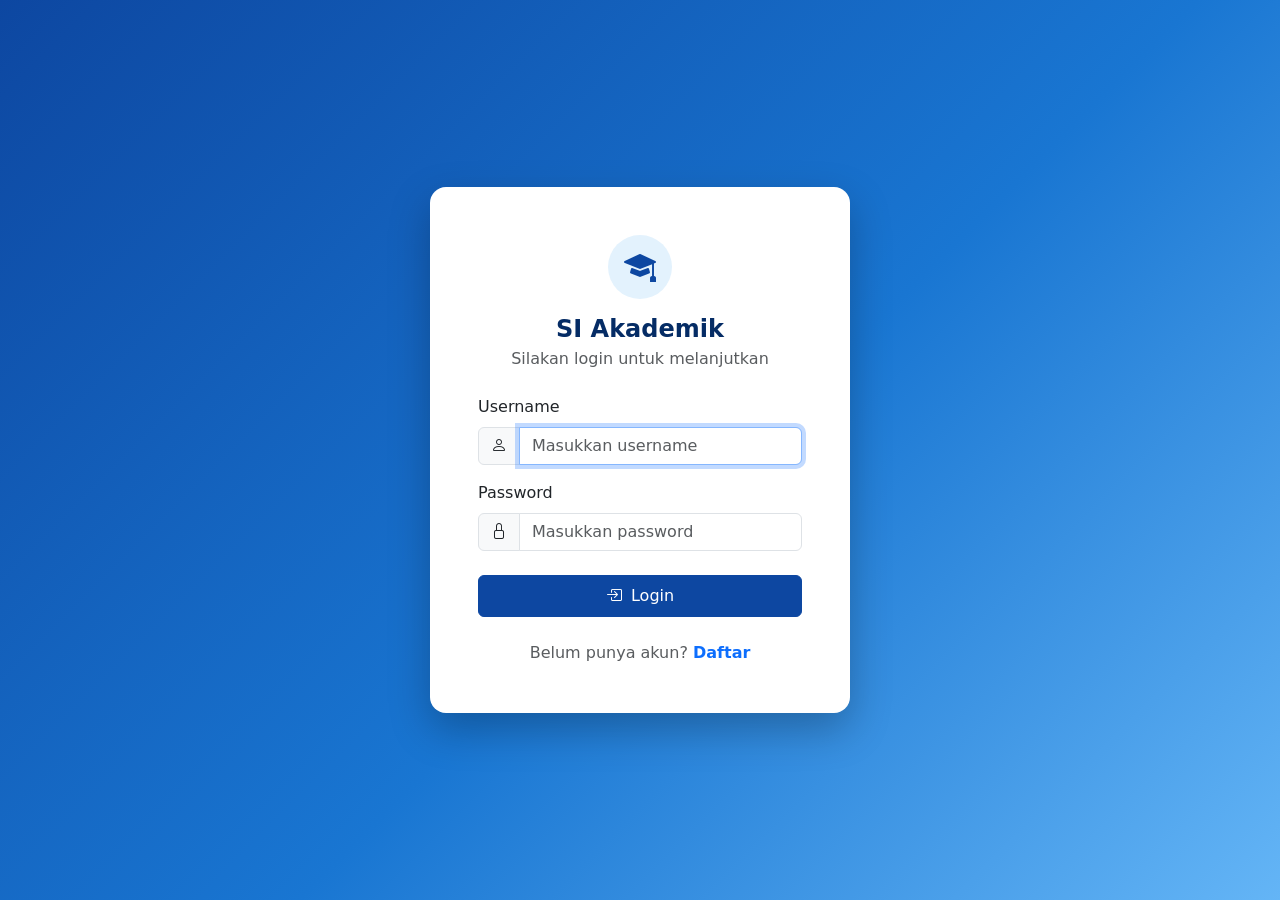
<file: Acara29/public/views/dashboard.html>
<!DOCTYPE html>
<html lang="id">
<head>
    <meta charset="UTF-8">
    <meta name="viewport" content="width=device-width, initial-scale=1.0">
    <title>Dashboard | SI Akademik</title>
    <link rel="preconnect" href="https://fonts.googleapis.com">
    <link rel="preconnect" href="https://fonts.gstatic.com" crossorigin>
    <link href="https://fonts.googleapis.com/css2?family=Bricolage+Grotesque:opsz,wght@12..96,500;12..96,700&family=Figtree:wght@400;500;600&display=swap" rel="stylesheet">
    <link href="https://cdn.jsdelivr.net/npm/bootstrap@5.3.3/dist/css/bootstrap.min.css" rel="stylesheet">
    <link href="https://cdn.jsdelivr.net/npm/bootstrap-icons@1.11.3/font/bootstrap-icons.min.css" rel="stylesheet">
    <style>
        :root {
            --navy: #0B2A6F;
            --blue: #1D4ED8;
            --sky: #E6EEFF;
            --paper: #F5F8FF;
            --ink: #0F1B3D;
            --muted: #5B6B8C;
            --amber: #F5B301;
            --line: #DCE5F7;
        }
        body { font-family: 'Figtree', system-ui, sans-serif; color: var(--ink); background: var(--paper); }
        h1, .stat-num { font-family: 'Bricolage Grotesque', 'Figtree', sans-serif; }

        /* ---------- Bilah atas ---------- */
        .topbar { background: var(--navy); color: #fff; padding: .8rem 0; }
        .brand-name { font-weight: 600; font-size: 1.1rem; }
        .mark { width: 22px; height: 22px; background: var(--amber); border-radius: 6px 6px 6px 0; display: inline-block; }
        .user-chip { display: flex; align-items: center; gap: .6rem; }
        .user-meta { display: flex; flex-direction: column; line-height: 1.2; font-size: .9rem; font-weight: 500; }
        .role-pill { font-size: .72rem; font-weight: 600; text-transform: capitalize; color: #BFD2FF; }
        .avatar {
            width: 36px; height: 36px; border-radius: 50%;
            display: inline-flex; align-items: center; justify-content: center;
            background: var(--amber); color: var(--navy); font-weight: 700;
        }
        .avatar-sm { width: 30px; height: 30px; font-size: .85rem; background: var(--sky); color: var(--blue); flex-shrink: 0; }
        .btn-logout { border: 1.5px solid rgba(255,255,255,.4); color: #fff; border-radius: .6rem; padding: .35rem .9rem; font-weight: 500; }
        .btn-logout:hover { background: #fff; color: var(--navy); }

        /* ---------- Judul halaman ---------- */
        .page-head { padding: 2rem 0 1.25rem; }
        .page-head h1 { font-size: clamp(1.7rem, 3vw, 2.3rem); font-weight: 700; margin: 0; }
        .page-head p { color: var(--muted); margin: .25rem 0 0; }

        /* ---------- Strip statistik ---------- */
        .stats { display: grid; grid-template-columns: repeat(3, 1fr); background: #fff; border: 1px solid var(--line); border-radius: 1rem; margin-bottom: 1.5rem; overflow: hidden; }
        .stat { padding: 1.4rem 1.6rem; }
        .stat + .stat { border-left: 1px solid var(--line); }
        .stat-num { font-size: 2.4rem; font-weight: 700; line-height: 1; color: var(--navy); text-transform: capitalize; }
        .stat-label { color: var(--muted); margin-top: .5rem; font-size: .95rem; }

        /* ---------- Tabel ---------- */
        .panel-tabel { background: #fff; border: 1px solid var(--line); border-radius: 1rem; overflow: hidden; margin-bottom: 3rem; }
        .toolbar { display: flex; gap: 1rem; flex-wrap: wrap; align-items: center; justify-content: space-between; padding: 1rem 1.25rem; border-bottom: 1px solid var(--line); }
        .cari { position: relative; flex: 1 1 260px; max-width: 360px; }
        .cari i { position: absolute; left: .9rem; top: 50%; transform: translateY(-50%); color: var(--muted); }
        .cari input { padding-left: 2.5rem; border: 1.5px solid var(--line); border-radius: .7rem; background: var(--paper); }
        .form-control:focus, .form-select:focus { border-color: var(--blue); box-shadow: 0 0 0 .25rem rgba(29,78,216,.15); }

        .btn-biru { background: var(--navy); border: 0; color: #fff; border-radius: .7rem; font-weight: 600; padding: .55rem 1.1rem; }
        .btn-biru:hover { background: var(--blue); color: #fff; }

        .tabel { margin: 0; }
        .tabel thead th { background: var(--sky); color: var(--navy); font-weight: 600; font-size: .9rem; border: 0; padding: .85rem 1rem; white-space: nowrap; }
        .tabel tbody td { padding: .85rem 1rem; border-color: var(--line); vertical-align: middle; }
        .tabel tbody tr:hover { background: #F0F5FF; }
        .tabel .nim { font-variant-numeric: tabular-nums; font-weight: 600; color: var(--navy); }

        .pill { display: inline-block; padding: .22rem .7rem; border-radius: 999px; font-size: .78rem; font-weight: 600; text-transform: capitalize; }
        .pill-aktif { background: #DCFCE7; color: #166534; }
        .pill-cuti { background: #FEF3C7; color: #92400E; }
        .pill-lulus { background: #DBEAFE; color: #1E40AF; }

        .btn-ubah, .btn-hapus { border-radius: .55rem; font-weight: 500; }
        #kosong-cari { padding: 2rem; text-align: center; color: var(--muted); }

        /* ---------- Foto ---------- */
        .foto-mhs { width: 36px; height: 36px; border-radius: 50%; object-fit: cover; flex-shrink: 0; }

        @media (max-width: 720px) {
            .stats { grid-template-columns: 1fr; }
            .stat + .stat { border-left: 0; border-top: 1px solid var(--line); }
            .user-meta { display: none; }
        }
    </style>
</head>
<body>
    <!-- Lindungi view: tanpa token kembali ke login -->
    <script>
        if (!localStorage.getItem('token')) {
            window.location.href = 'login.html';
        }
    </script>

    <header class="topbar">
        <div class="container d-flex align-items-center justify-content-between">
            <div class="d-flex align-items-center gap-2">
                <span class="mark"></span><span class="brand-name">SI Akademik</span>
            </div>
            <div class="d-flex align-items-center gap-3">
                <div class="user-chip">
                    <span class="avatar" id="avatar-user">A</span>
                    <span class="user-meta">
                        <span id="nama-user">-</span>
                        <span id="badge-role" class="role-pill">-</span>
                    </span>
                </div>
                <!-- TUGAS MANDIRI 1: tombol Logout -->
                <button id="btn-logout" class="btn btn-logout">
                    <i class="bi bi-box-arrow-right me-1"></i>Logout
                </button>
            </div>
        </div>
    </header>

    <main class="container">
        <div class="page-head">
            <h1>Halo, <span id="sapaan-nama">pengguna</span></h1>
            <p id="tanggal"></p>
        </div>

        <!-- LANGKAH 5: ringkasan data -->
        <section class="stats">
            <div class="stat">
                <div class="stat-num" id="total-mahasiswa">0</div>
                <div class="stat-label">Total mahasiswa</div>
            </div>
            <div class="stat">
                <div class="stat-num" id="total-aktif">0</div>
                <div class="stat-label">Mahasiswa aktif</div>
            </div>
            <div class="stat">
                <div class="stat-num" id="info-role">-</div>
                <div class="stat-label">Hak akses Anda</div>
            </div>
        </section>

        <section class="panel-tabel">
            <div class="toolbar">
                <div class="cari">
                    <i class="bi bi-search"></i>
                    <input type="search" id="cari" class="form-control" placeholder="Cari nama, NIM, atau program studi">
                </div>
                <!-- TUGAS MANDIRI 2: elemen khusus admin diberi class aksi-admin -->
                <a href="form_tambah.html" class="btn btn-biru aksi-admin" id="btn-tambah">
                    <i class="bi bi-plus-lg me-1"></i>Tambah mahasiswa
                </a>
            </div>
            <div class="table-responsive">
                <table class="table tabel align-middle" id="tabel-mahasiswa">
                    <thead>
                        <tr>
                            <th>NIM</th><th>Nama</th><th>Email</th><th>Program Studi</th><th>Angkatan</th><th>Status</th>
                            <th class="text-center aksi-admin">Aksi</th>
                        </tr>
                    </thead>
                    <tbody></tbody>
                </table>
            </div>
            <div id="kosong-cari" class="d-none">Tidak ada data yang cocok dengan pencarian.</div>
        </section>
    </main>

    <script src="config.js"></script>
    <script src="helper.js"></script>
    <script src="dashboard.js"></script>
</body>
</html>
</file>
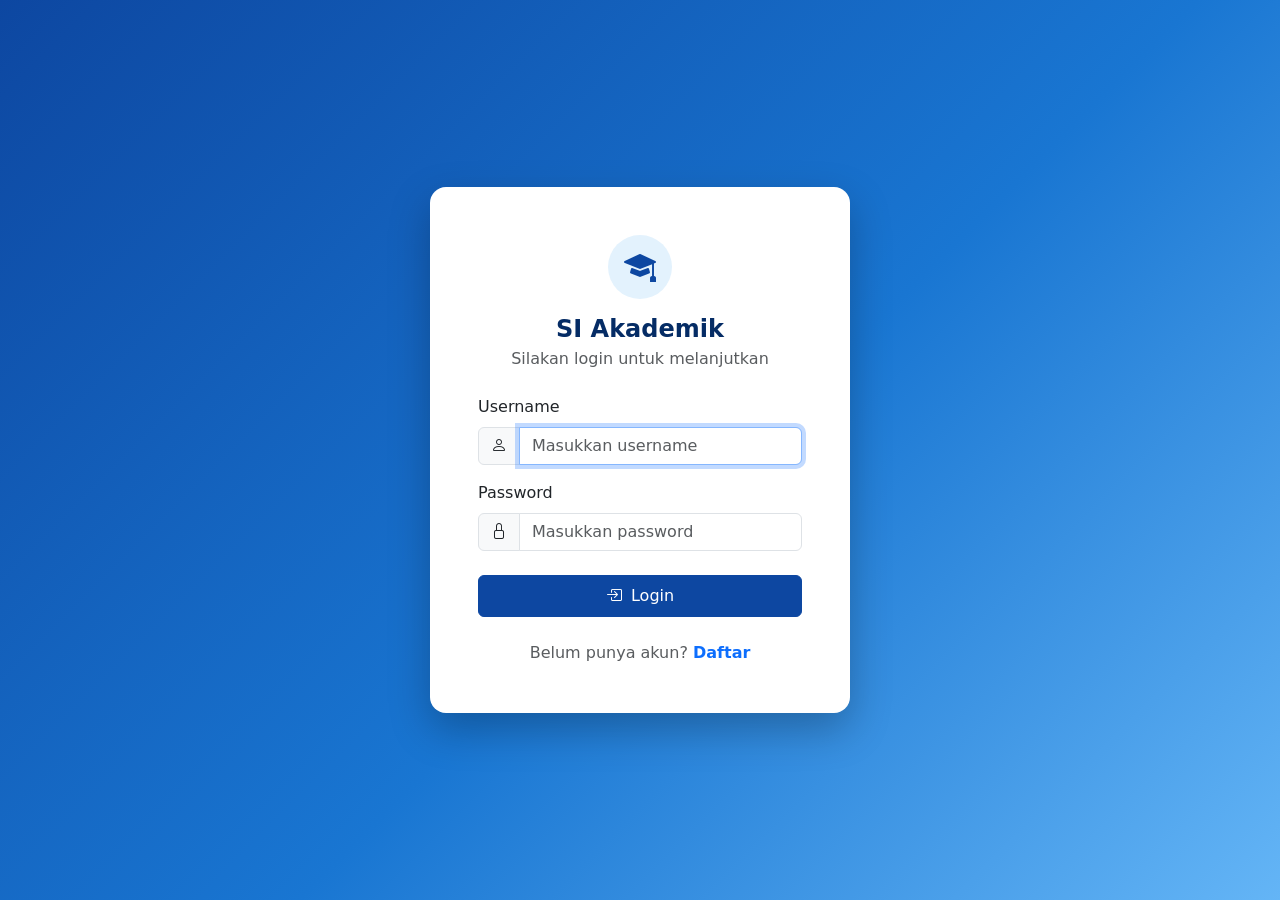
<file: Acara29/public/views/form_edit.html>
<!DOCTYPE html>
<html lang="id">
<head>
    <meta charset="UTF-8">
    <meta name="viewport" content="width=device-width, initial-scale=1.0">
    <title>Ubah Mahasiswa | SI Akademik</title>
    <link href="https://fonts.googleapis.com/css2?family=Bricolage+Grotesque:opsz,wght@12..96,700&family=Figtree:wght@400;500;600&display=swap" rel="stylesheet">
    <link href="https://cdn.jsdelivr.net/npm/bootstrap@5.3.3/dist/css/bootstrap.min.css" rel="stylesheet">
    <link href="https://cdn.jsdelivr.net/npm/bootstrap-icons@1.11.3/font/bootstrap-icons.min.css" rel="stylesheet">
    <link href="form.css" rel="stylesheet">
</head>
<body>
    <script>
        // Lindungi halaman: tanpa token kembali ke login
        if (!localStorage.getItem("token")) { window.location.href = "login.html"; }
    </script>

    <header class="topbar">
        <div class="container d-flex align-items-center justify-content-between">
            <div class="d-flex align-items-center gap-2">
                <span class="mark"></span><span class="brand-name">SI Akademik</span>
            </div>
            <a href="dashboard.html" class="btn btn-kembali"><i class="bi bi-arrow-left me-1"></i>Kembali ke dashboard</a>
        </div>
    </header>

    <main class="container" style="max-width: 680px;">
        <div class="py-4">
            <h1 class="fs-2 mb-1">Ubah data mahasiswa</h1>
            <p class="text-muted mb-0">Perbarui data lalu simpan perubahan.</p>
        </div>

        <form id="form-mahasiswa" class="panel-form" novalidate>
            <div class="row g-3">
                <div class="col-md-5">
                    <label class="form-label" for="nim">NIM</label>
                    <input type="text" class="form-control" id="nim" name="nim" maxlength="6" inputmode="numeric" placeholder="6 digit angka">
                    <div class="invalid-feedback"></div>
                </div>
                <div class="col-md-7">
                    <label class="form-label" for="nama">Nama</label>
                    <input type="text" class="form-control" id="nama" name="nama">
                    <div class="invalid-feedback"></div>
                </div>
                <div class="col-12">
                    <label class="form-label" for="email">Email</label>
                    <input type="email" class="form-control" id="email" name="email">
                    <div class="invalid-feedback"></div>
                </div>
                <div class="col-md-6">
                    <label class="form-label" for="prodi_id">Program studi</label>
                    <select class="form-select" id="prodi_id" name="prodi_id">
                        <option value="">Pilih prodi</option>
                        <option value="1">Teknik Informatika</option>
                        <option value="2">Sistem Informasi</option>
                        <option value="3">Teknik Komputer</option>
                        <option value="4">Manajemen Informatika</option>
                    </select>
                    <div class="invalid-feedback"></div>
                </div>
                <div class="col-md-3">
                    <label class="form-label" for="angkatan">Angkatan</label>
                    <input type="number" class="form-control" id="angkatan" name="angkatan" placeholder="2026">
                    <div class="invalid-feedback"></div>
                </div>
                <div class="col-md-3">
                    <label class="form-label" for="status">Status</label>
                    <select class="form-select" id="status" name="status">
                        <option value="aktif">Aktif</option>
                        <option value="cuti">Cuti</option>
                        <option value="lulus">Lulus</option>
                    </select>
                    <div class="invalid-feedback"></div>
                </div>
                <div class="col-12">
                    <label class="form-label" for="foto">Foto baru (JPG/PNG, maks 2MB; kosongkan jika tidak diganti)</label>
                    <div class="mb-2"><img id="foto-preview" class="foto-preview d-none" alt="Foto saat ini"></div>
                    <input type="file" class="form-control" id="foto" name="foto" accept="image/png,image/jpeg">
                    <div class="invalid-feedback"></div>
                </div>
            </div>

            <div class="d-flex justify-content-end gap-2 mt-4">
                <a href="dashboard.html" class="btn btn-outline-secondary">Batal</a>
                <button type="submit" id="btn-simpan" class="btn btn-biru">
                    <i class="bi bi-check-lg me-1"></i>Simpan perubahan
                </button>
            </div>
        </form>
    </main>

    <script src="config.js"></script>
    <script src="helper.js"></script>
    <script src="form_edit.js"></script>
</body>
</html>
</file>
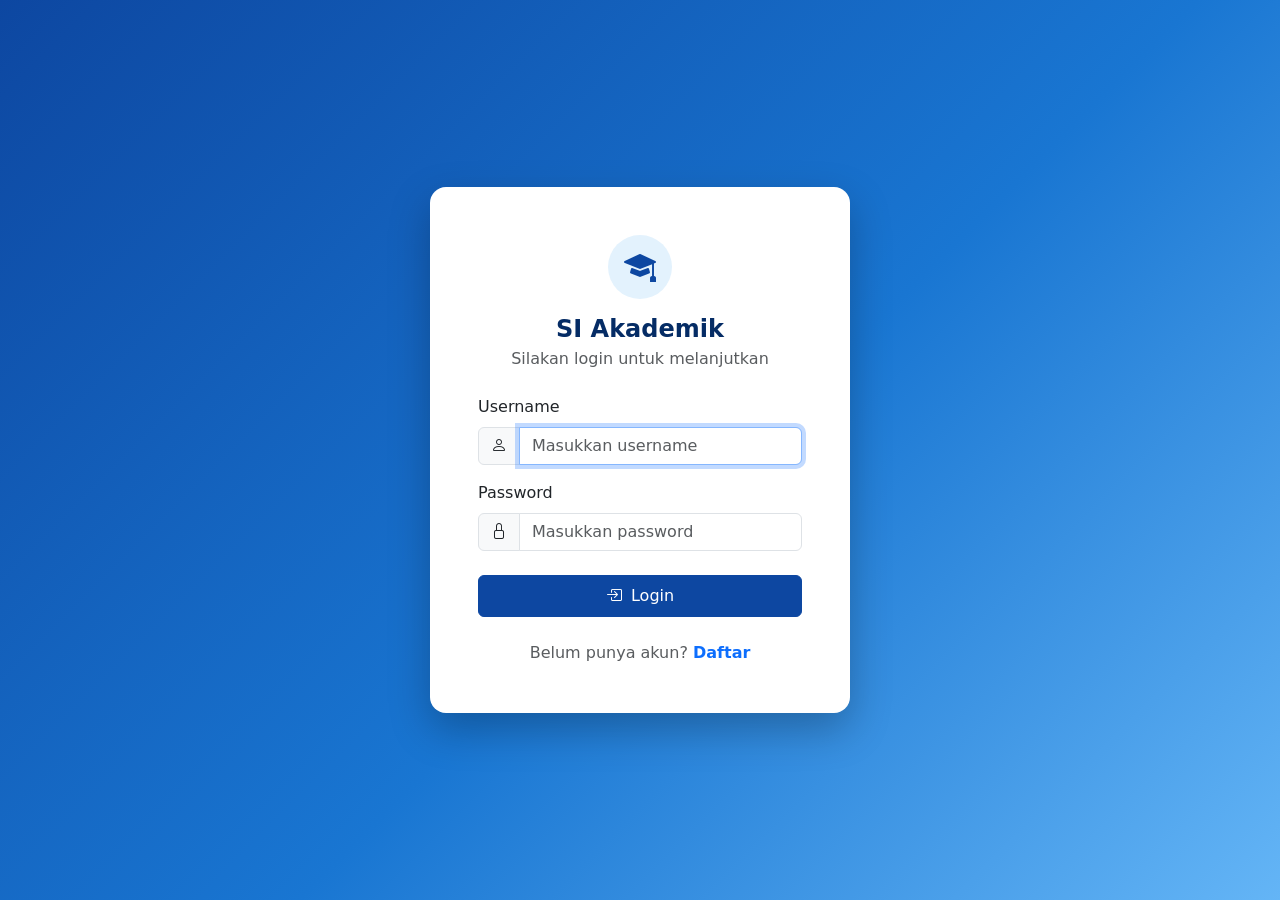
<file: Acara29/public/views/form_tambah.html>
<!DOCTYPE html>
<html lang="id">
<head>
    <meta charset="UTF-8">
    <meta name="viewport" content="width=device-width, initial-scale=1.0">
    <title>Tambah Mahasiswa | SI Akademik</title>
    <link href="https://fonts.googleapis.com/css2?family=Bricolage+Grotesque:opsz,wght@12..96,700&family=Figtree:wght@400;500;600&display=swap" rel="stylesheet">
    <link href="https://cdn.jsdelivr.net/npm/bootstrap@5.3.3/dist/css/bootstrap.min.css" rel="stylesheet">
    <link href="https://cdn.jsdelivr.net/npm/bootstrap-icons@1.11.3/font/bootstrap-icons.min.css" rel="stylesheet">
    <link href="form.css" rel="stylesheet">
</head>
<body>
    <script>
        // Lindungi halaman: tanpa token kembali ke login
        if (!localStorage.getItem("token")) { window.location.href = "login.html"; }
    </script>

    <header class="topbar">
        <div class="container d-flex align-items-center justify-content-between">
            <div class="d-flex align-items-center gap-2">
                <span class="mark"></span><span class="brand-name">SI Akademik</span>
            </div>
            <a href="dashboard.html" class="btn btn-kembali"><i class="bi bi-arrow-left me-1"></i>Kembali ke dashboard</a>
        </div>
    </header>

    <main class="container" style="max-width: 680px;">
        <div class="py-4">
            <h1 class="fs-2 mb-1">Tambah mahasiswa</h1>
            <p class="text-muted mb-0">Isi data mahasiswa baru, lalu simpan.</p>
        </div>

        <form id="form-mahasiswa" class="panel-form" novalidate>
            <div class="row g-3">
                <div class="col-md-5">
                    <label class="form-label" for="nim">NIM</label>
                    <input type="text" class="form-control" id="nim" name="nim" maxlength="6" inputmode="numeric" placeholder="6 digit angka">
                    <div class="invalid-feedback"></div>
                </div>
                <div class="col-md-7">
                    <label class="form-label" for="nama">Nama</label>
                    <input type="text" class="form-control" id="nama" name="nama">
                    <div class="invalid-feedback"></div>
                </div>
                <div class="col-12">
                    <label class="form-label" for="email">Email</label>
                    <input type="email" class="form-control" id="email" name="email">
                    <div class="invalid-feedback"></div>
                </div>
                <div class="col-md-6">
                    <label class="form-label" for="prodi_id">Program studi</label>
                    <select class="form-select" id="prodi_id" name="prodi_id">
                        <option value="">Pilih prodi</option>
                        <option value="1">Teknik Informatika</option>
                        <option value="2">Sistem Informasi</option>
                        <option value="3">Teknik Komputer</option>
                        <option value="4">Manajemen Informatika</option>
                    </select>
                    <div class="invalid-feedback"></div>
                </div>
                <div class="col-md-3">
                    <label class="form-label" for="angkatan">Angkatan</label>
                    <input type="number" class="form-control" id="angkatan" name="angkatan" placeholder="2026">
                    <div class="invalid-feedback"></div>
                </div>
                <div class="col-md-3">
                    <label class="form-label" for="status">Status</label>
                    <select class="form-select" id="status" name="status">
                        <option value="aktif">Aktif</option>
                        <option value="cuti">Cuti</option>
                        <option value="lulus">Lulus</option>
                    </select>
                    <div class="invalid-feedback"></div>
                </div>
                <div class="col-12">
                    <label class="form-label" for="foto">Foto (JPG/PNG, maks 2MB, opsional)</label>
                    <input type="file" class="form-control" id="foto" name="foto" accept="image/png,image/jpeg">
                    <div class="invalid-feedback"></div>
                </div>
            </div>

            <div class="d-flex justify-content-end gap-2 mt-4">
                <a href="dashboard.html" class="btn btn-outline-secondary">Batal</a>
                <button type="submit" id="btn-simpan" class="btn btn-biru">
                    <i class="bi bi-check-lg me-1"></i>Simpan
                </button>
            </div>
        </form>
    </main>

    <script src="config.js"></script>
    <script src="helper.js"></script>
    <script src="form_tambah.js"></script>
</body>
</html>
</file>
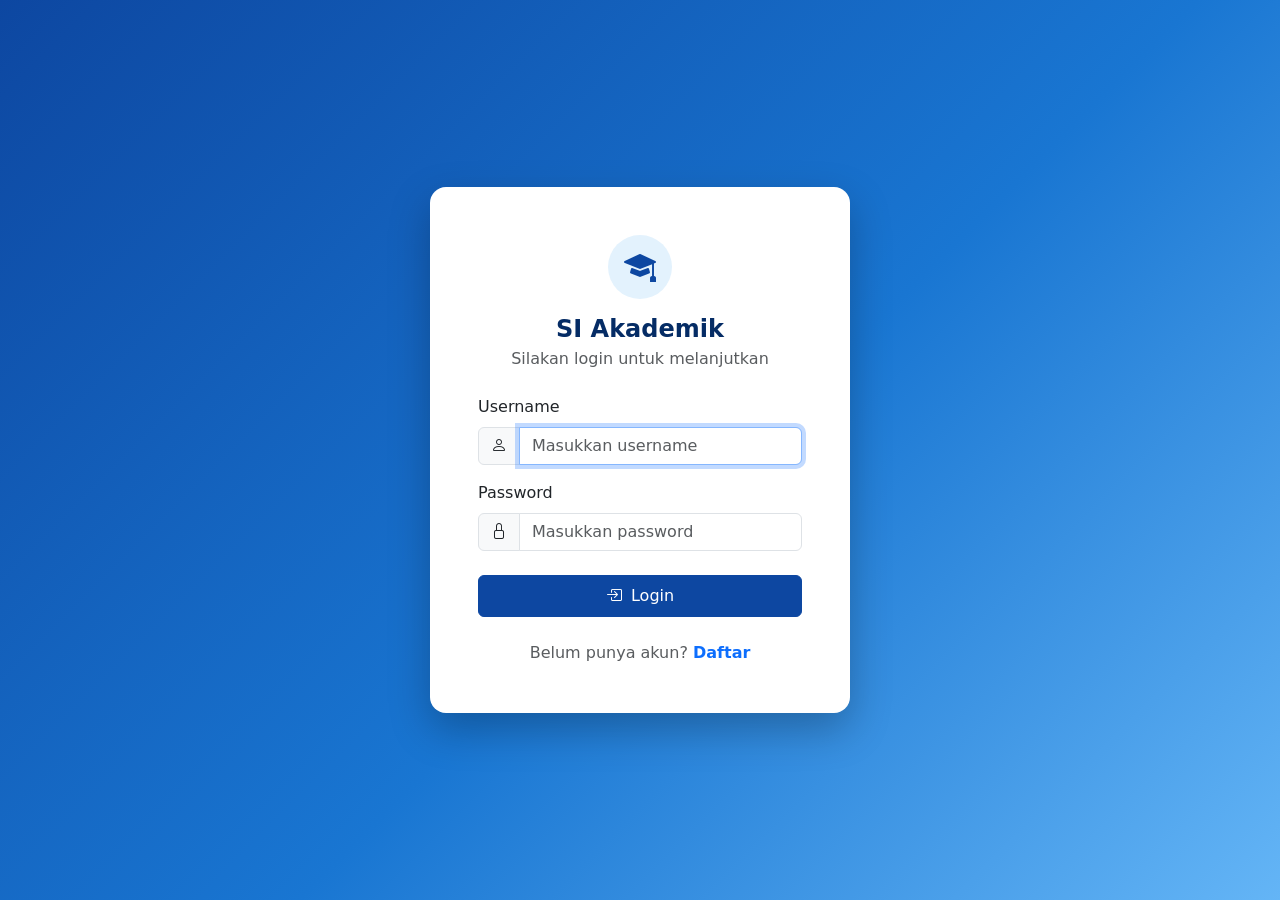
<file: Acara29/public/views/login.html>
<!DOCTYPE html>
<html lang="id">
<head>
    <meta charset="UTF-8">
    <meta name="viewport" content="width=device-width, initial-scale=1.0">
    <title>Login | SI Akademik</title>
    <link href="https://cdn.jsdelivr.net/npm/bootstrap@5.3.3/dist/css/bootstrap.min.css" rel="stylesheet">
    <link href="https://cdn.jsdelivr.net/npm/bootstrap-icons@1.11.3/font/bootstrap-icons.min.css" rel="stylesheet">
    <style>
        body {
            min-height: 100vh;
            background: linear-gradient(135deg, #0d47a1 0%, #1976d2 55%, #64b5f6 100%);
        }
        .card-login { border: 0; border-radius: 1rem; box-shadow: 0 1rem 2.5rem rgba(0, 0, 0, .25); }
        .logo { width: 64px; height: 64px; border-radius: 50%; background: #e3f2fd; color: #0d47a1; font-size: 2rem; }
        .btn-biru { background: #0d47a1; border-color: #0d47a1; color: #fff; }
        .btn-biru:hover { background: #1565c0; border-color: #1565c0; color: #fff; }
    </style>
</head>
<body class="d-flex align-items-center justify-content-center p-3">
    <div class="card card-login w-100" style="max-width: 420px;">
        <div class="card-body p-4 p-md-5">
            <div class="text-center mb-4">
                <div class="logo d-inline-flex align-items-center justify-content-center mb-3">
                    <i class="bi bi-mortarboard-fill"></i>
                </div>
                <h4 class="fw-bold text-primary-emphasis mb-1">SI Akademik</h4>
                <p class="text-muted mb-0">Silakan login untuk melanjutkan</p>
            </div>

            <div id="alert-login" class="alert alert-danger d-none py-2" role="alert"></div>

            <form id="form-login" novalidate>
                <div class="mb-3">
                    <label for="username" class="form-label">Username</label>
                    <div class="input-group">
                        <span class="input-group-text"><i class="bi bi-person"></i></span>
                        <input type="text" class="form-control" id="username" placeholder="Masukkan username" required autofocus>
                    </div>
                </div>
                <div class="mb-4">
                    <label for="password" class="form-label">Password</label>
                    <div class="input-group">
                        <span class="input-group-text"><i class="bi bi-lock"></i></span>
                        <input type="password" class="form-control" id="password" placeholder="Masukkan password" required>
                    </div>
                </div>
                <button type="submit" id="btn-login" class="btn btn-biru w-100 py-2">
                    <i class="bi bi-box-arrow-in-right me-1"></i> Login
                </button>
            </form>

            <p class="text-center text-muted mt-4 mb-0">
                Belum punya akun? <a href="register.html" class="fw-semibold text-decoration-none">Daftar</a>
            </p>
        </div>
    </div>

    <script src="config.js"></script>
    <script src="helper.js"></script>
    <script src="login.js"></script>
</body>
</html>
</file>
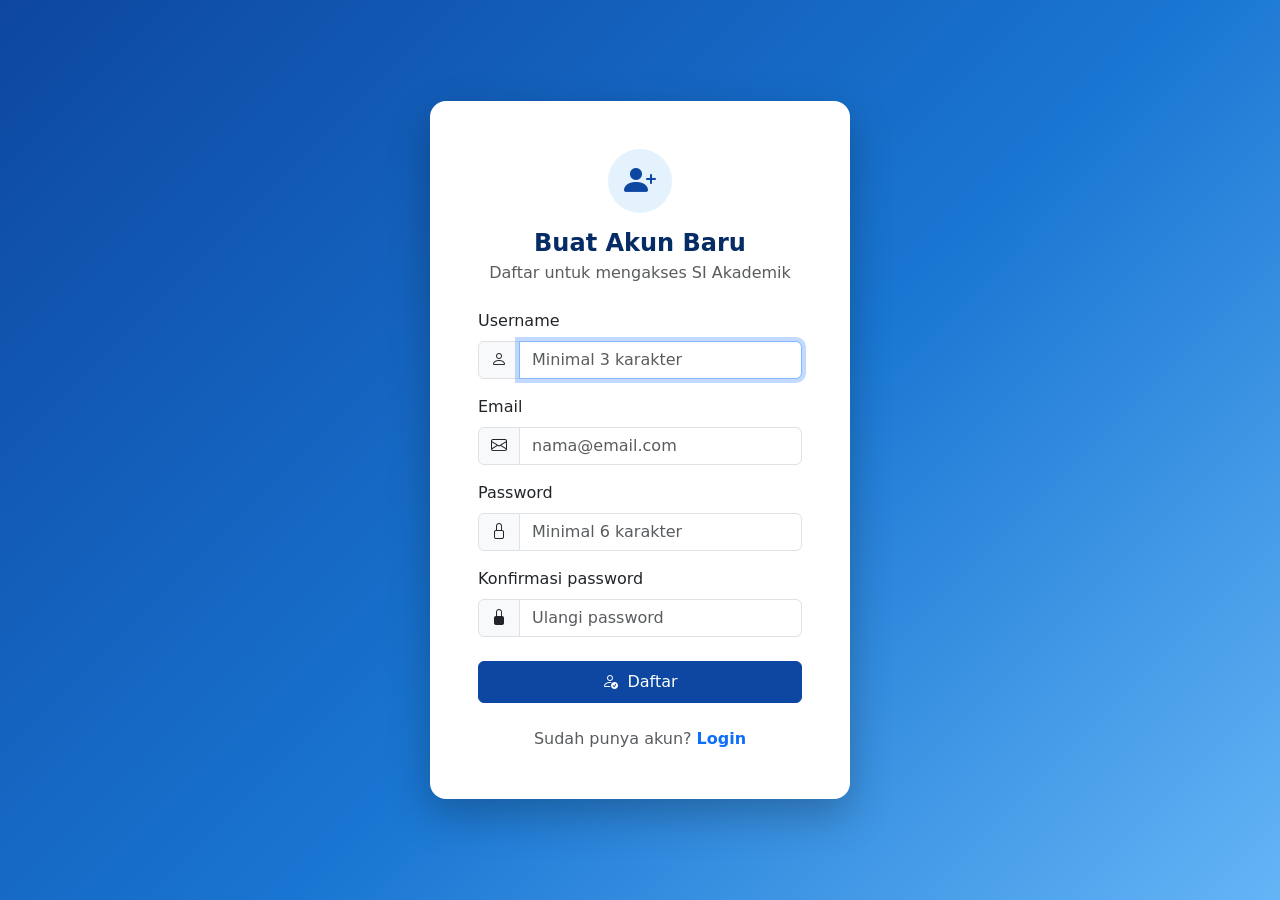
<file: Acara29/public/views/register.html>
<!DOCTYPE html>
<html lang="id">
<head>
    <meta charset="UTF-8">
    <meta name="viewport" content="width=device-width, initial-scale=1.0">
    <title>Register | SI Akademik</title>
    <link href="https://cdn.jsdelivr.net/npm/bootstrap@5.3.3/dist/css/bootstrap.min.css" rel="stylesheet">
    <link href="https://cdn.jsdelivr.net/npm/bootstrap-icons@1.11.3/font/bootstrap-icons.min.css" rel="stylesheet">
    <style>
        body {
            min-height: 100vh;
            background: linear-gradient(135deg, #0d47a1 0%, #1976d2 55%, #64b5f6 100%);
        }
        .card-login { border: 0; border-radius: 1rem; box-shadow: 0 1rem 2.5rem rgba(0, 0, 0, .25); }
        .logo { width: 64px; height: 64px; border-radius: 50%; background: #e3f2fd; color: #0d47a1; font-size: 2rem; }
        .btn-biru { background: #0d47a1; border-color: #0d47a1; color: #fff; }
        .btn-biru:hover { background: #1565c0; border-color: #1565c0; color: #fff; }
        .btn-biru:disabled { background: #0d47a1; border-color: #0d47a1; color: #fff; opacity: .65; }
    </style>
</head>
<body class="d-flex align-items-center justify-content-center p-3">
    <div class="card card-login w-100" style="max-width: 420px;">
        <div class="card-body p-4 p-md-5">
            <div class="text-center mb-4">
                <div class="logo d-inline-flex align-items-center justify-content-center mb-3">
                    <i class="bi bi-person-plus-fill"></i>
                </div>
                <h4 class="fw-bold text-primary-emphasis mb-1">Buat Akun Baru</h4>
                <p class="text-muted mb-0">Daftar untuk mengakses SI Akademik</p>
            </div>

            <form id="form-register" novalidate>
                <div class="mb-3">
                    <label for="username" class="form-label">Username</label>
                    <div class="input-group has-validation">
                        <span class="input-group-text"><i class="bi bi-person"></i></span>
                        <input type="text" class="form-control" id="username" name="username" placeholder="Minimal 3 karakter" autocomplete="username" autofocus>
                        <div class="invalid-feedback"></div>
                    </div>
                </div>
                <div class="mb-3">
                    <label for="email" class="form-label">Email</label>
                    <div class="input-group has-validation">
                        <span class="input-group-text"><i class="bi bi-envelope"></i></span>
                        <input type="email" class="form-control" id="email" name="email" placeholder="nama@email.com" autocomplete="email">
                        <div class="invalid-feedback"></div>
                    </div>
                </div>
                <div class="mb-3">
                    <label for="password" class="form-label">Password</label>
                    <div class="input-group has-validation">
                        <span class="input-group-text"><i class="bi bi-lock"></i></span>
                        <input type="password" class="form-control" id="password" name="password" placeholder="Minimal 6 karakter" autocomplete="new-password">
                        <div class="invalid-feedback"></div>
                    </div>
                </div>
                <div class="mb-3">
                    <label for="konfirmasi" class="form-label">Konfirmasi password</label>
                    <div class="input-group has-validation">
                        <span class="input-group-text"><i class="bi bi-lock-fill"></i></span>
                        <input type="password" class="form-control" id="konfirmasi" name="konfirmasi" placeholder="Ulangi password" autocomplete="new-password">
                        <div class="invalid-feedback"></div>
                    </div>
                </div>
                <button type="submit" id="btn-register" class="btn btn-biru w-100 py-2 mt-2">
                    <i class="bi bi-person-check me-1"></i> Daftar
                </button>
            </form>

            <p class="text-center text-muted mt-4 mb-0">
                Sudah punya akun? <a href="login.html" class="fw-semibold text-decoration-none">Login</a>
            </p>
        </div>
    </div>

    <script src="config.js"></script>
    <script src="helper.js"></script>
    <script src="register.js"></script>
</body>
</html>
</file>
<file: Acara29/public/views/form.css>
/* Gaya bersama form_tambah.html dan form_edit.html */
:root { --navy: #0B2A6F; --blue: #1D4ED8; --sky: #E6EEFF; --paper: #F5F8FF; --ink: #0F1B3D; --muted: #5B6B8C; --amber: #F5B301; --line: #DCE5F7; }
body { font-family: 'Figtree', system-ui, sans-serif; color: var(--ink); background: var(--paper); min-height: 100vh; }
h1 { font-family: 'Bricolage Grotesque', 'Figtree', sans-serif; font-weight: 700; }
.topbar { background: var(--navy); color: #fff; padding: .8rem 0; }
.brand-name { font-weight: 600; font-size: 1.1rem; }
.mark { width: 22px; height: 22px; background: var(--amber); border-radius: 6px 6px 6px 0; display: inline-block; }
.btn-kembali { border: 1.5px solid rgba(255,255,255,.4); color: #fff; border-radius: .6rem; padding: .35rem .9rem; font-weight: 500; }
.btn-kembali:hover { background: #fff; color: var(--navy); }
.panel-form { background: #fff; border: 1px solid var(--line); border-radius: 1rem; padding: 1.75rem; margin-bottom: 3rem; }
.form-control, .form-select { border: 1.5px solid var(--line); border-radius: .6rem; }
.form-control:focus, .form-select:focus { border-color: var(--blue); box-shadow: 0 0 0 .25rem rgba(29,78,216,.15); }
.form-control.is-invalid, .form-select.is-invalid { border-color: #dc3545; }
.btn-biru { background: var(--navy); border: 0; color: #fff; border-radius: .7rem; font-weight: 600; padding: .55rem 1.4rem; }
.btn-biru:hover { background: var(--blue); color: #fff; }
.foto-preview { width: 72px; height: 72px; border-radius: 50%; object-fit: cover; border: 2px solid var(--line); }
</file>
